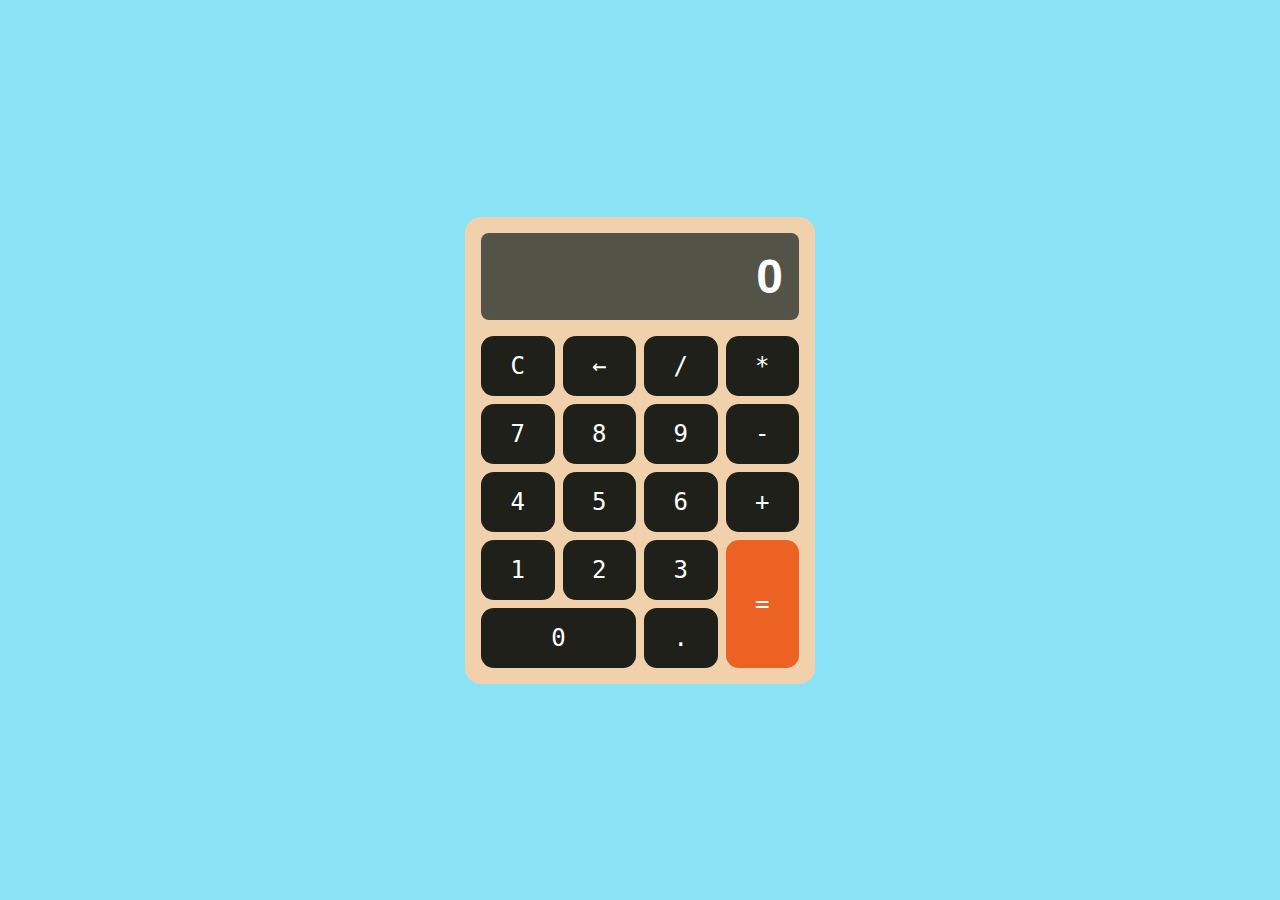
<file: ProyectosJS/Calculadorajs/index.html>
<!DOCTYPE html>
<html lang="es">
<head>
    <meta charset="UTF-8">
    <meta name="viewport" content="width=device-width, initial-scale=1.0">
    <title>Calculadora</title>
    <link rel="stylesheet" href="./css/style.css">
</head>
<body>
    <div class="calculadora">
        <div class="pantalla">0</div>
            <button id="limpiar" class="boton">C</button>
            <button id="borrar" class="boton">←</button>
            <button class="boton">/</button>
            <button class="boton">*</button>
            <button class="boton">7</button>
            <button class="boton">8</button>
            <button class="boton">9</button>
            <button class="boton">-</button>
            <button class="boton">4</button>
            <button class="boton">5</button>
            <button class="boton">6</button>
            <button class="boton">+</button>
            <button class="boton">1</button>
            <button class="boton">2</button>
            <button class="boton">3</button>
            <button id="igual" class="boton">=</button>
            <button id="cero" class="boton">0</button>
            <button class="boton">.</button>
    </div>
    <script src="./script.js"></script>
</body>
</html>
</file>
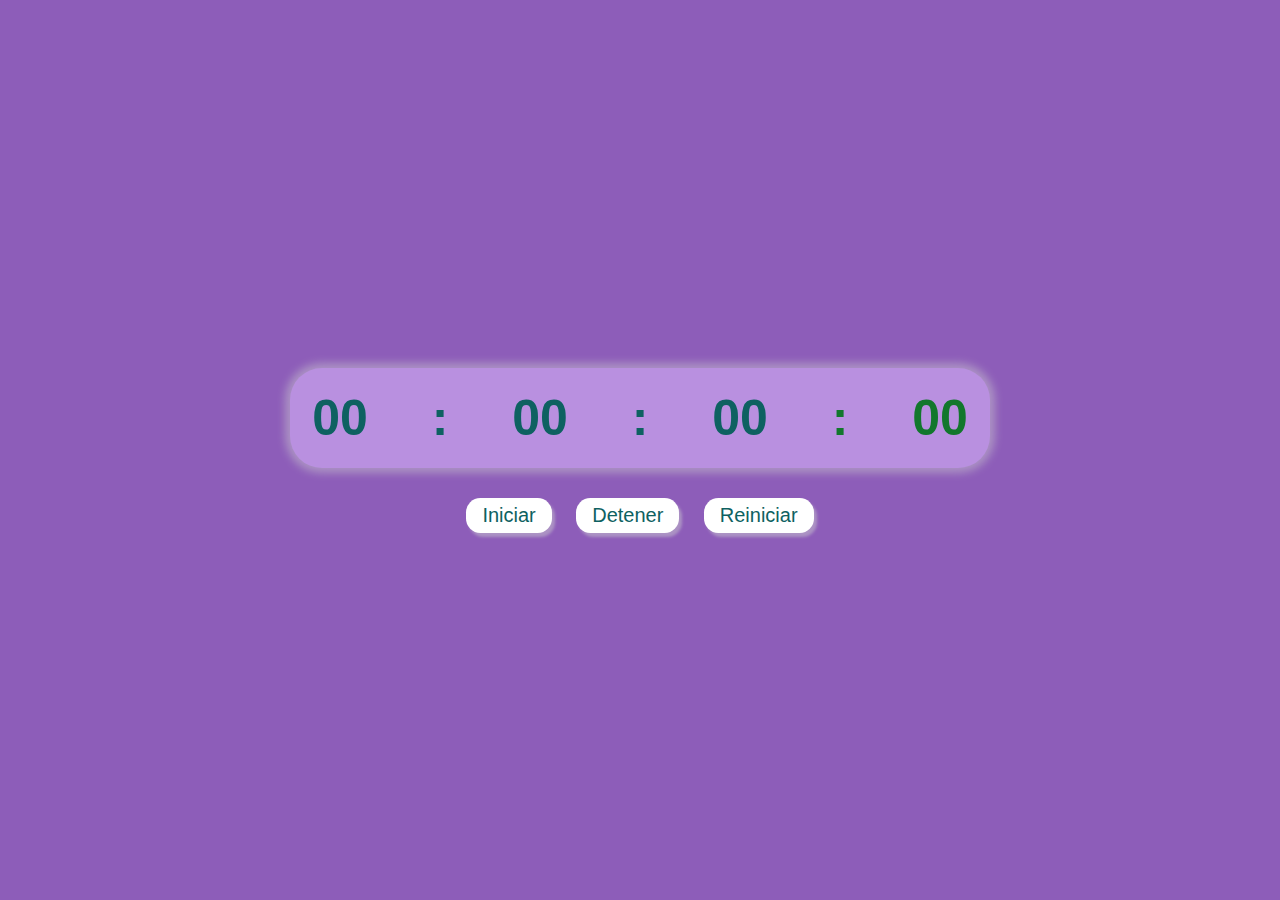
<file: ProyectosJS/Cronometro/index.html>
<!DOCTYPE html>
<html lang="es">
<head>
    <meta charset="UTF-8">
    <meta name="viewport" content="width=device-width, initial-scale=1.0">
    <title>Cronometro</title>
    <link rel="stylesheet" href="./css/style.css">
</head>
<body>
    <div class="cronometro">
        <div class="pantalla">
            <span class="hora">00</span>
            <span class="separador">:</span>
            <span class="minuto">00</span>
            <span class="separador">:</span>
            <span class="segundo">00</span>
            <span class="separador-mili">:</span>
            <span class="milisegundo">00</span>
        </div>

        <div class="botones">
            <button class="iniciar">Iniciar</button>
            <button class="detener">Detener</button>
            <button class="reiniciar">Reiniciar</button>
        </div>
    </div>

    <script src="./script.js"> </script>
</body>
</html>
</file>
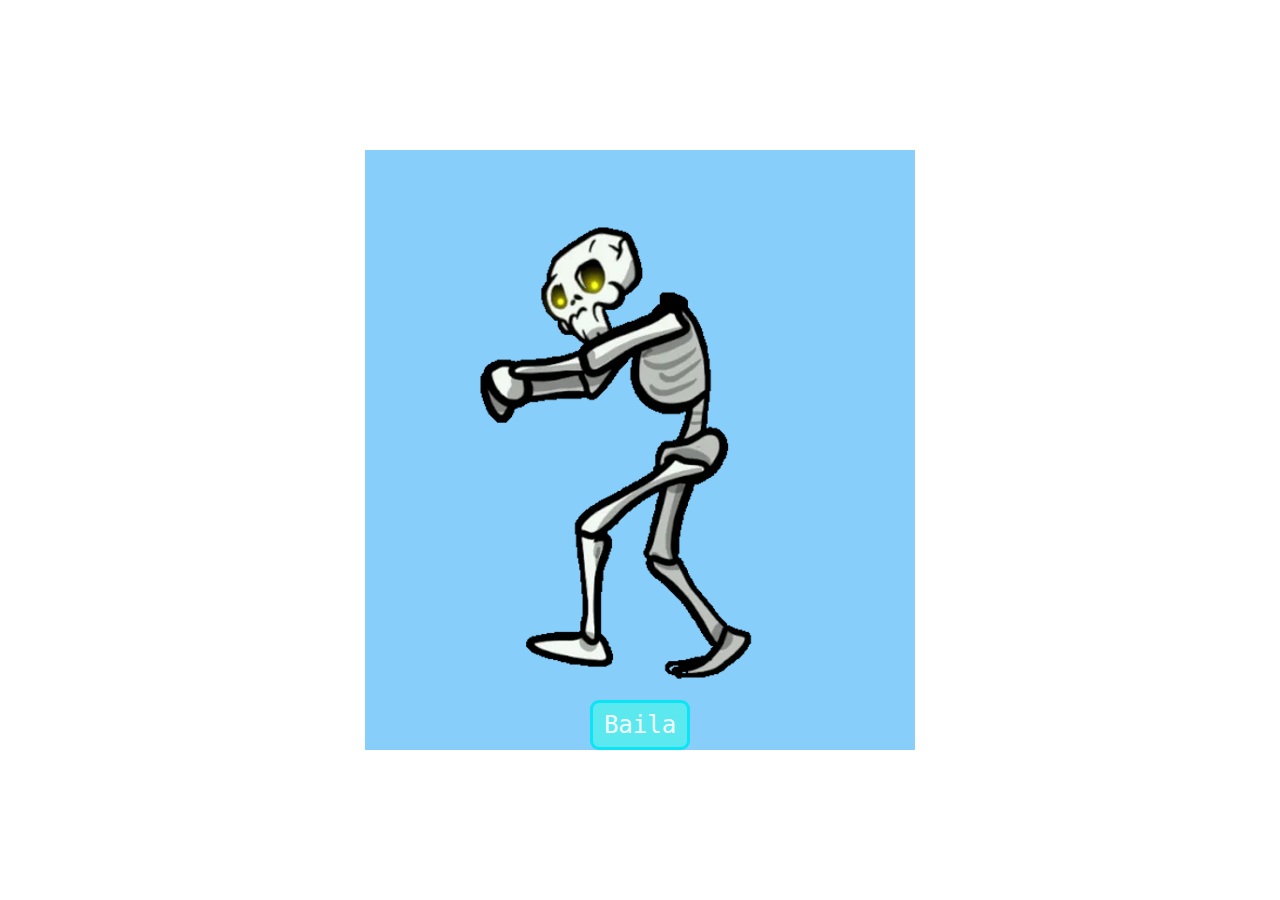
<file: ProyectosJS/Esqueleto/index.html>
<!DOCTYPE html>
<html lang="es">
<head>
    <meta charset="UTF-8">
    <meta name="viewport" content="width=device-width, initial-scale=1.0">
    <title>Esqueleto</title>
    <link rel="stylesheet" href="./css/style.css">
</head>
<body>
    <div class="baile">
        <div class="esqueletoOff" id="esqueletoquieto">
            <div class="esqueletoOnOff" onclick="bailar()">Baila</div>
        </div>
    </div>
    <script src="./script.js"></script>  
</body>
</html>
</file>
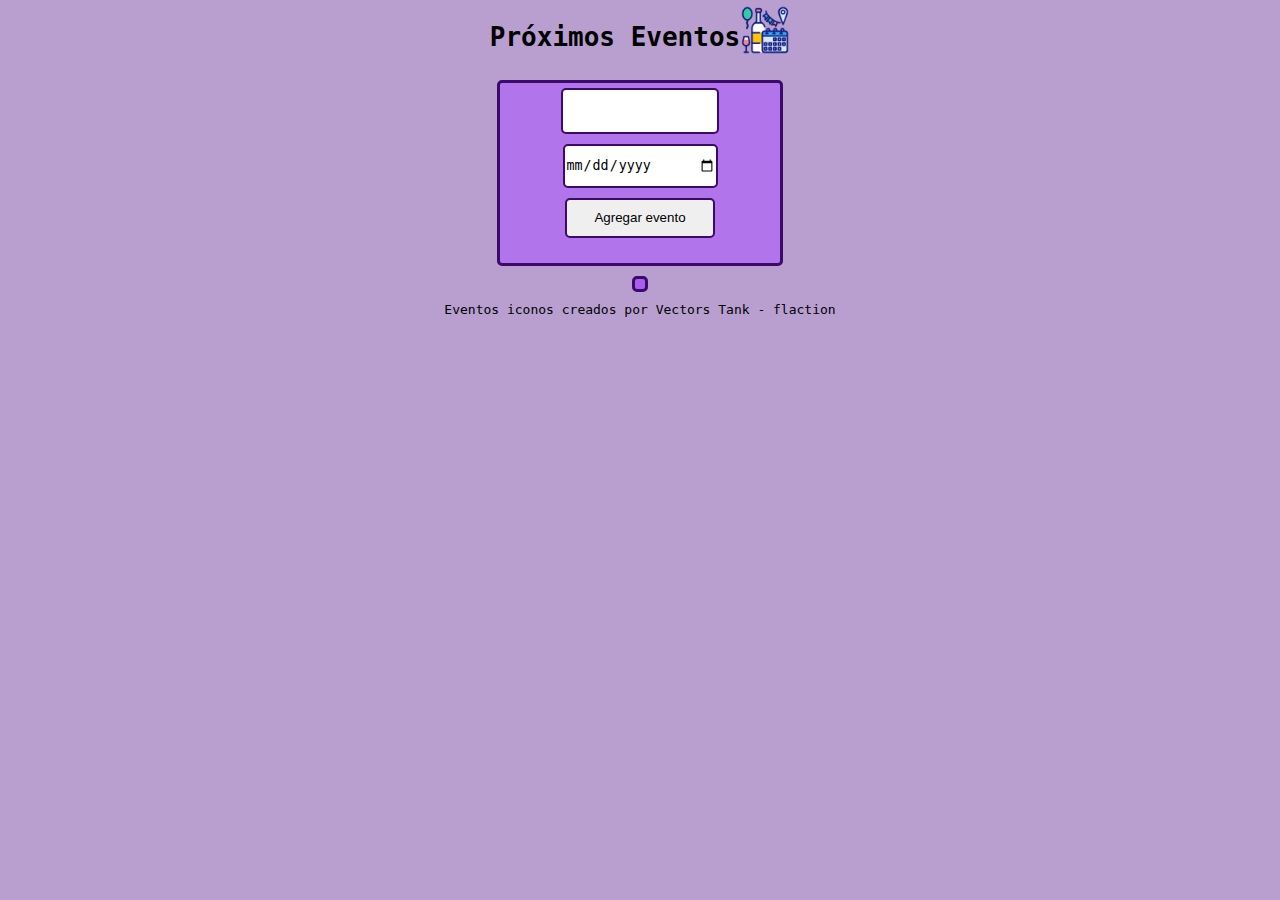
<file: ProyectosJS/eventos/index.html>
<!DOCTYPE html>
<html lang="es">
<head>
    <meta charset="UTF-8">
    <meta name="viewport" content="width=device-width, initial-scale=1.0">
    <link rel="stylesheet" href="./css/style.css">
    <a href="https://www.flaticon.es/iconos-gratis/eventos" title="eventos iconos"></a>
    <title>Eventos</title>
</head>
<body>
    <div class="eventos">
        <div class="encabezado">
            <h1> Próximos Eventos </h1>
            <img src="./img/eventos.png" alt="" height="50px" width="50px">
        </div>
        
        <div class="formulario">
            <form>
                <input type="text" id="nombreEvento">
                <br>
                <input type="date" id="fechaEvento">
                <br>
                <input type="submit" id="agregar" value="Agregar evento">
            </form>
        </div>
        <div class="listaEventos2" id="listaEventos"> </div>
        <div class="footer"> Eventos iconos creados por Vectors Tank - flaction</div>
    </div>
<script src="./script.js"></script>
</body>
</html>
</file>
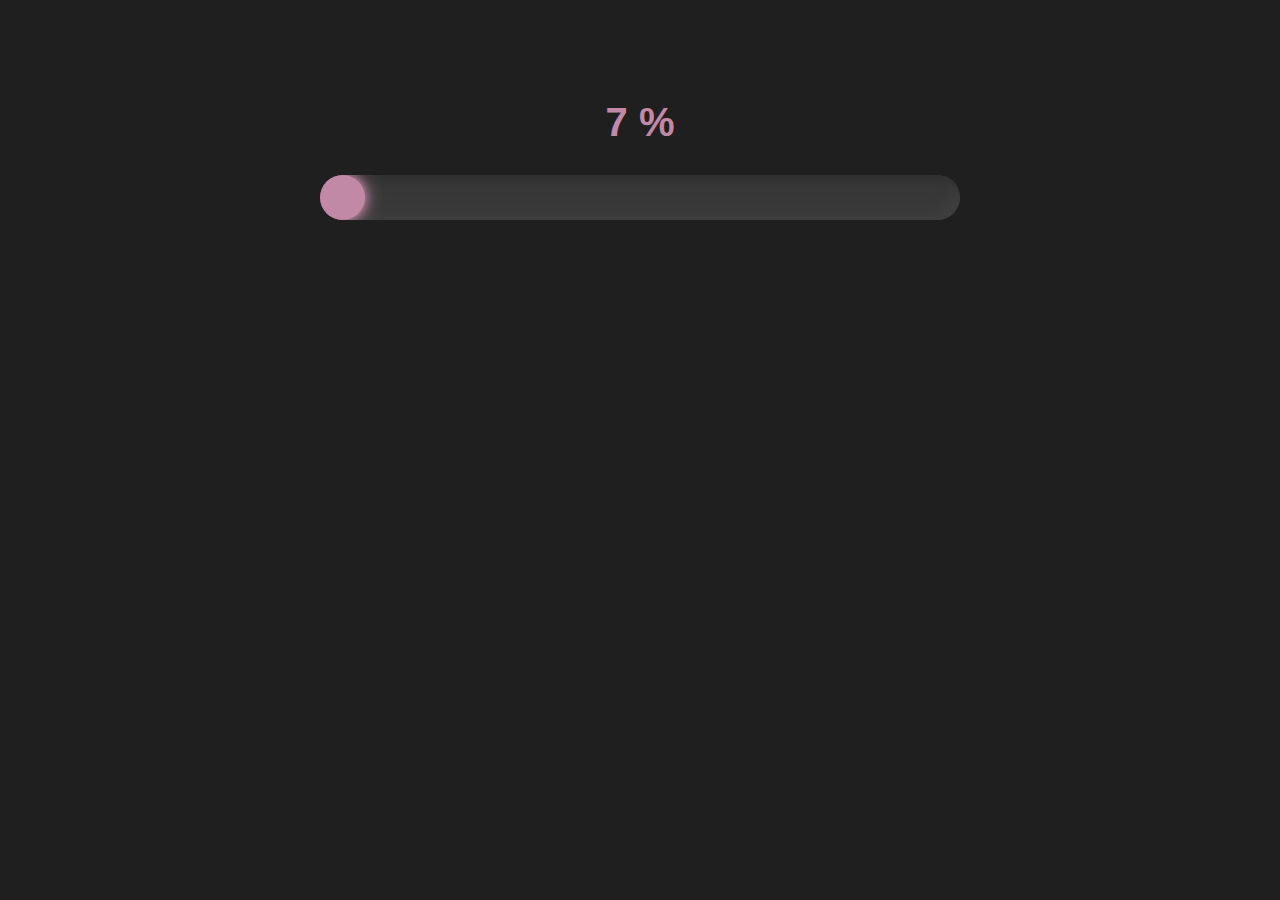
<file: ProyectosJS/Progreso/index.html>
<!DOCTYPE html>
<html lang="es">
<head>
    <meta charset="UTF-8">
    <meta name="viewport" content="width=device-width, initial-scale=1.0">
    <link rel="stylesheet" href="./assets/css/style.css">
    <title>Progreso</title>
</head>
<body>
    <div class="porcentaje">0</div>
    <div class="barra_progreso">
        <span class="progreso"></span>
    </div>
    <script src="./assets/js/script.js"></script>
</body>
</html>
</file>
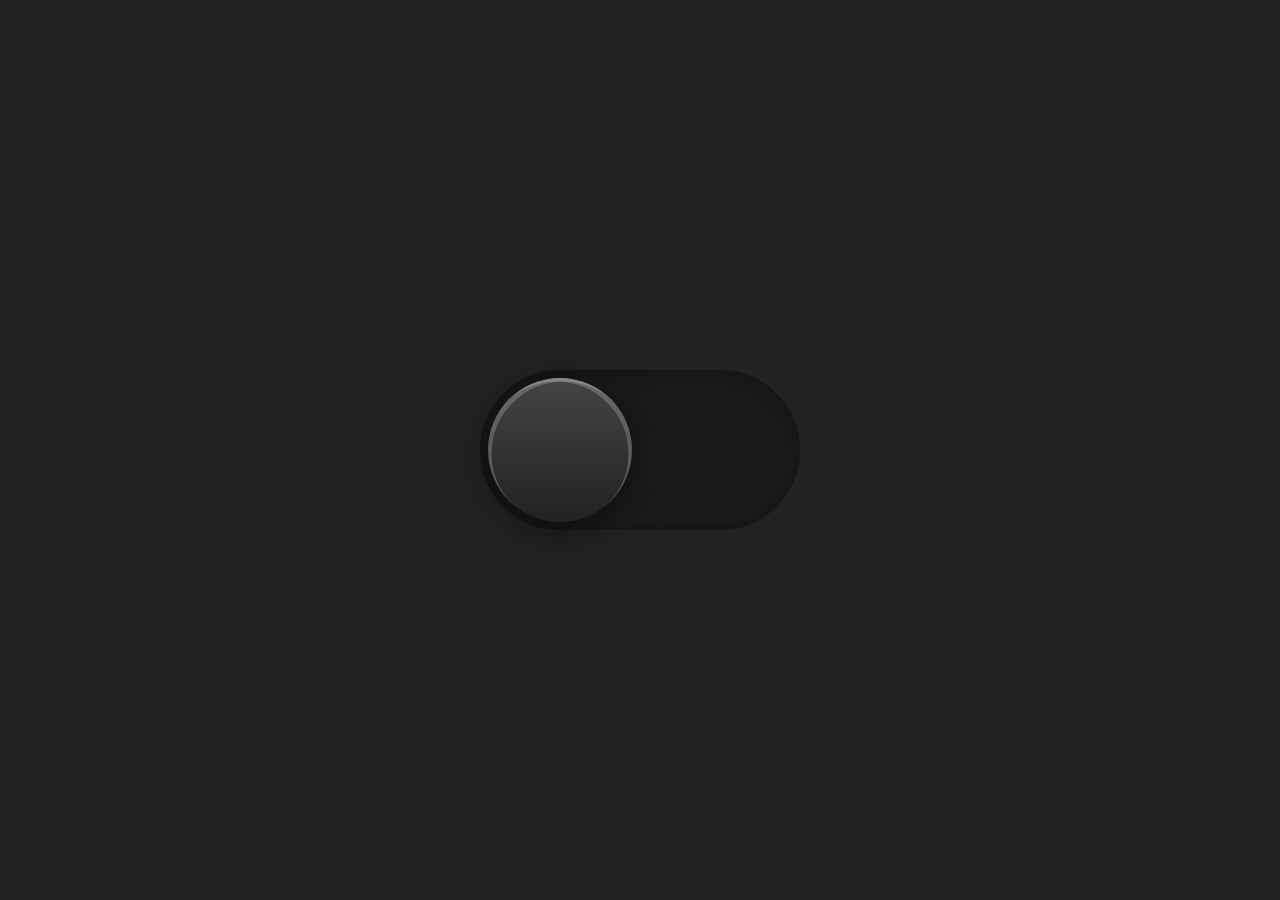
<file: ProyectosJS/Proyecto_Toggle/index.html>
<!DOCTYPE html>
<html lang="es">
<head>
    <meta charset="UTF-8">
    <meta name="viewport" content="width=device-width, initial-scale=1.0">
    <link rel="stylesheet" href="./assets/css/style.css">
    <title>Toggle</title>
</head>
<body>
    <div id="toggle">
        <i class="circulo"></i>
    </div>
    <script src="./assets/js/script.js"></script>
</body>
</html>
</file>
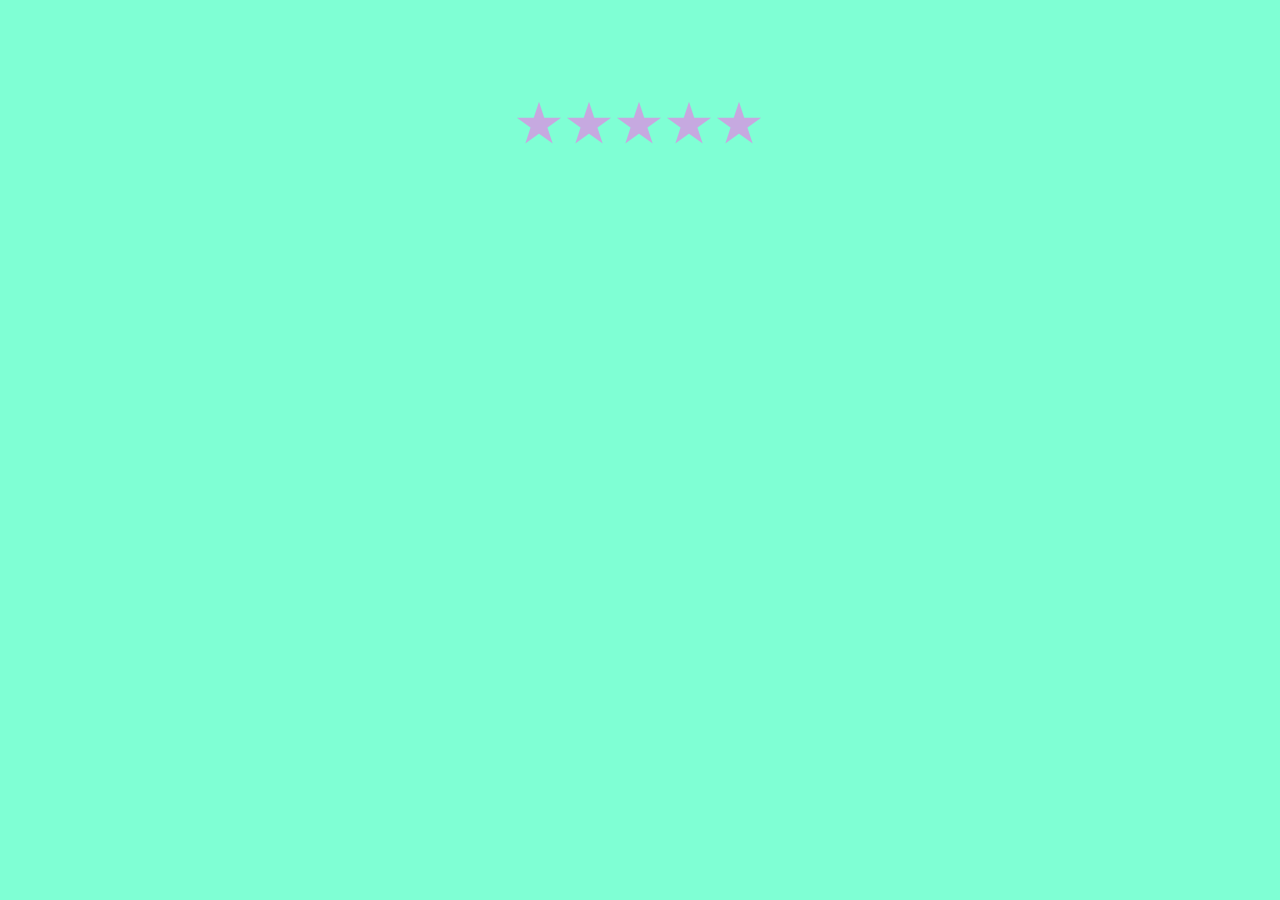
<file: ProyectosJS/Puntua/index.html>
<!DOCTYPE html>
<html lang="es">
<head>
    <meta charset="UTF-8">
    <meta name="viewport" content="width=device-width, initial-scale=1.0">
    <title>Puntua</title>
    <link rel="stylesheet" href="./css/style.css">
</head>
<body>
    <div class="contenedor">
        <div class="puntaje"></div>
    </div>  
    <script src="./script.js"></script>  
</body>
</html>
</file>
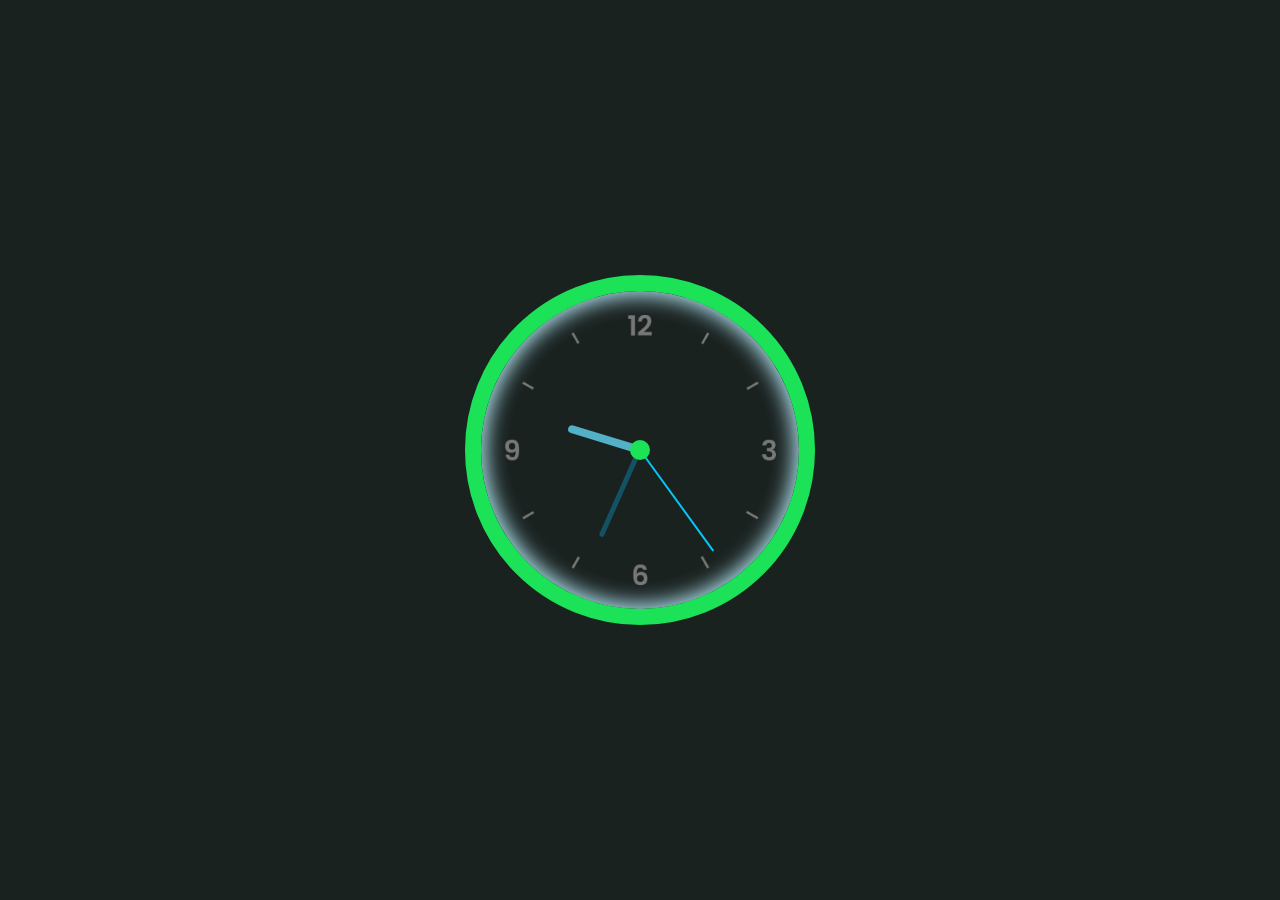
<file: ProyectosJS/relojanalogo/index.html>
<!DOCTYPE html>
<html lang="es">
<head>
    <meta charset="UTF-8">
    <meta name="viewport" content="width=device-width, initial-scale=1.0">
    <link rel="stylesheet" href="./css/style.css">
    <title>Reloj Análogo</title>
</head>
<body>
    <div class="reloj">
        <div class="horas"></div>
        <div class="minutos"></div>
        <div class="segundos"></div>
    </div>
    <script src="./script.js"></script>
</body>
</html>
</file>
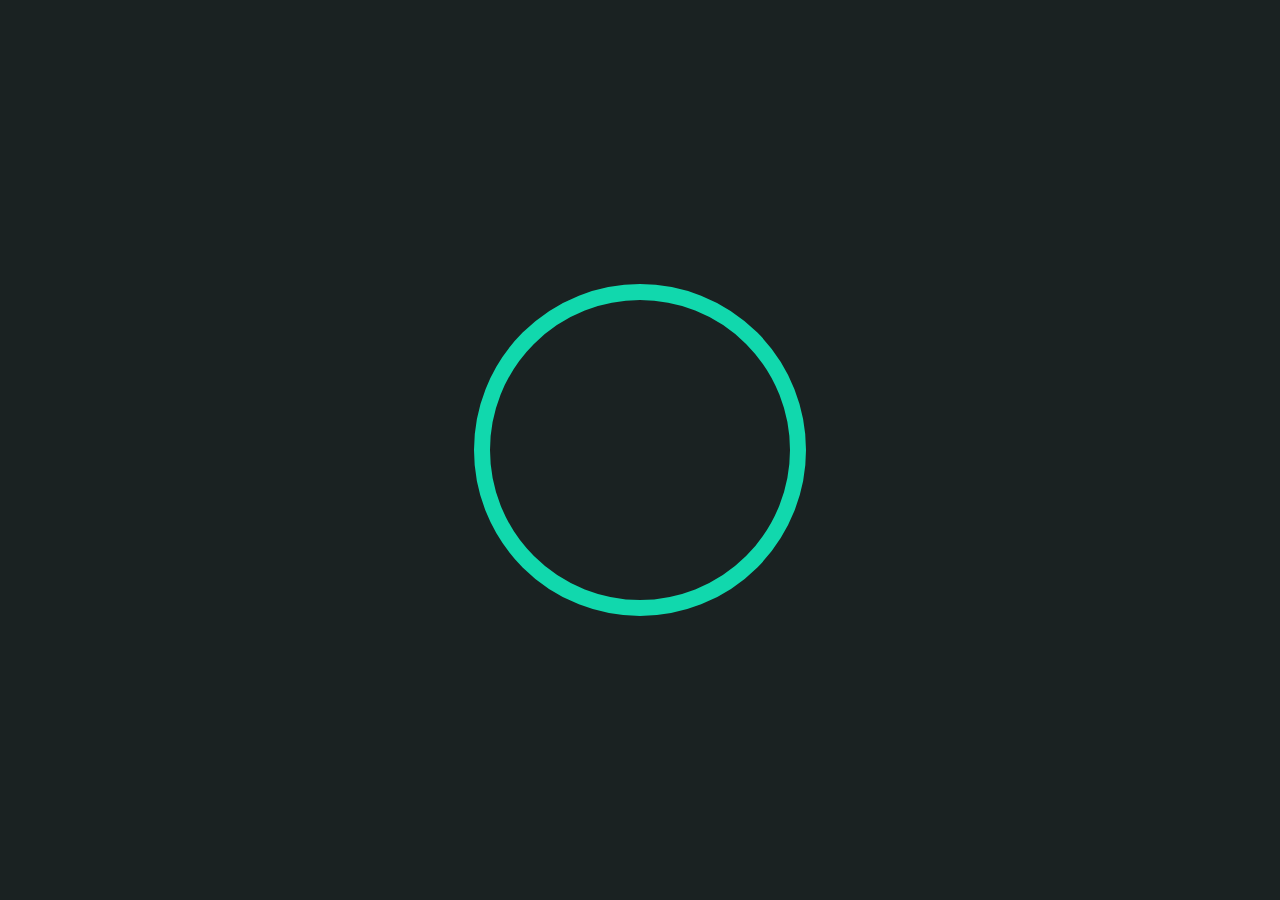
<file: ProyectosJS/relojjs/index.html>
<!DOCTYPE html>
<html lang="es">
<head>
    <meta charset="UTF-8">
    <meta name="viewport" content="width=device-width, initial-scale=1.0">
    <title>Reloj Digital</title>
    <link rel="stylesheet" href="./css/style.css">
</head>
<body>
    <div class="reloj"></div>
    <script src="./scripts.js"></script>
</body>
</html>
</file>
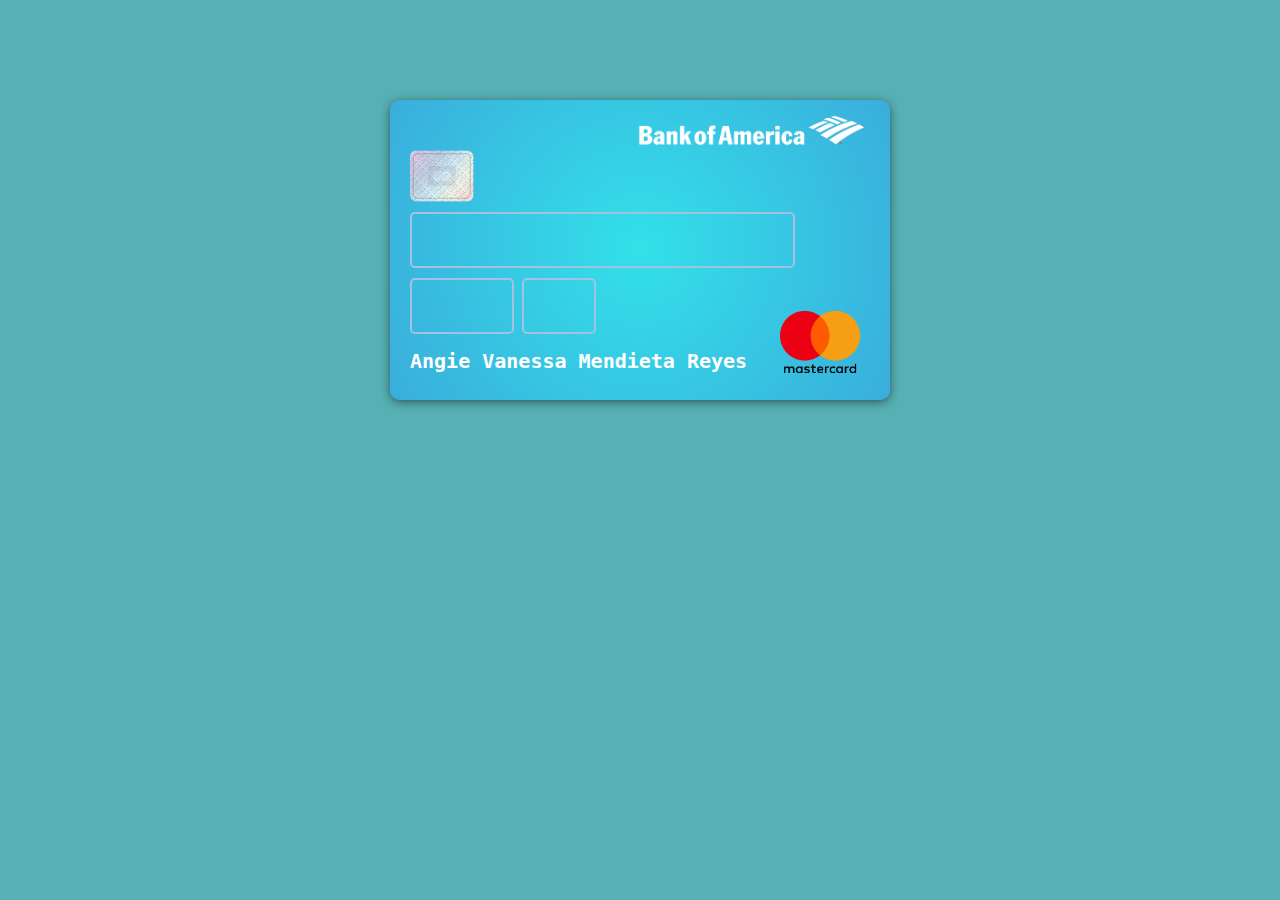
<file: ProyectosJS/tarjeta/index.html>
<!DOCTYPE html>
<html lang="es">
<head>
    <meta charset="UTF-8">
    <meta name="viewport" content="width=device-width, initial-scale=1.0">
    <link rel="stylesheet" href="./css/style.css">
    <title>Tarjeta</title>
</head>
<body>
    <div class="marco">
        <div class="tarjeta">
            <div class="imagen" id="imagen">
                <div class="chip" id="chip"></div>
                <div class="logobanco" id="logoBanco"> </div>
            </div>

            <input type="text" id="inputTarjeta" />
            <input type="text" id="inputFecha" />
            <input type="text" id="inputCVV" />
            <div class="propietario">Angie Vanessa Mendieta Reyes</div>

            <div class="imagen2" id="imagen2">
                <div class="masterLogo" id="masterLogo"></div>
            </div>
        </div>

    </div>
    <script src="./script.js"></script>
</body>
</html>
</file>
<file: ProyectosJS/Calculadorajs/css/style.css>
*{
    margin: 0%;
    padding: 0%;
    box-sizing: border-box;
    font-family: sans-serif;
}

body{
    min-height: 100vh;
    background-color: rgb(139, 227, 247);
    display: flex;
    justify-content: center;
    align-items: center;
}

.calculadora {
    background-color: rgb(240, 209, 172); 
    color:  white;
    display: grid;
    grid-template-columns: repeat(4, 1fr);
    width: 350px;
    padding: 1rem;
    border-radius: 1rem;
    gap: 0.5rem;
}

.pantalla {
    grid-column: 1/5;
    background-color: rgb(83, 83, 72);
    padding: 1rem;
    font-size: 3rem;
    text-align: right;
    border-radius: 0.5rem;
    font-weight: 600;
    margin-bottom: 0.5rem;
}
.boton {
    background-color: rgb(32, 32, 26);
    color: white;
    border: 0;
    padding: 1rem;
    font-size: 1.5rem;
    font-family: monospace;
    display: flex;
    justify-content: center;
    align-items: center;
    border-radius: 0.8rem;
    cursor: pointer;
}
.boton:hover {
    background-color: rgb(83, 83, 72);
}

#cero {
    grid-column: span 2;
}

#igual {
    grid-row: span 2;
    background-color: rgb(236, 98, 34);
}

#igual:hover {
    background-color: rgb(232, 127, 83);
}
</file>
<file: ProyectosJS/Cronometro/css/style.css>
*{
    margin: 0;
    padding: 0;
    box-sizing: border-box;
    font-family: Verdana, Geneva, Tahoma, sans-serif;
}

body {
    min-height: 100vh;
    min-width: 100vh;
    display: flex;
    align-items: center;
    justify-content: center;
    background: rgb(141, 93, 185);
}

.pantalla {
    user-select: none;
}

.cronometro .pantalla {
    height: 100px;
    background: rgb(185, 144, 224);
    display: flex;
    align-items: center;
    justify-content: center;
    border-radius: 2rem;
    box-shadow: 0px 0px 8px 5px rgb(172, 147, 196);
    border: none;
}


.cronometro .pantalla span {
    width: 100px;
    text-align: center;
    font-size: 50px;
    font-weight: 550;
    color: rgb(14, 97, 97);
}

.pantalla span.separador {
    width: 100px;
}

.pantalla span.separador-mili,
.pantalla span.milisegundo {
    color: rgb(18, 119, 44);
}

.cronometro .botones {
    text-align: center;
    margin-top: 30px;
}

.botones button {
    padding: 6px 16px;
    outline: none;
    border: none;
    margin: 0px 10px;
    color: rgb(14, 97, 97);
    background: white;
    font-size: 20px;
    font-weight: 500;
    border-radius: 0.9rem;
    cursor: pointer;
    box-shadow: 3px 4px 3px 0px rgb(172, 147, 196);
}

.botones button.on {
   pointer-events: none;
   opacity: 0.7;
}
</file>
<file: ProyectosJS/Esqueleto/css/style.css>
*{
    margin: 0;
    padding: 0;
    box-sizing: border-box;
}

body{
    align-items: center;
    justify-content: center;
    display: flex;
    min-height: 100vh;
}

.esqueletoOff{
    width: 550px;
    height: 600px;
    background-color: lightskyblue;
    display: flex;
    align-items: end;
    justify-content: center;
    background-image: url(../img/movpng.png);
}



.esqueletoOnOff{
    width: 100px;
    height: 50px;
    background-color: rgb(92, 232, 239);
    border-radius: 1vh;
    border: 0.2rem solid rgb(10, 228, 244);
    position: fixed;
    color: azure;
    align-items: center;
    justify-content: center;
    display: flex;
    font-family: monospace;
    font-size: 1.5rem;
}

.esqueletoOff.on{
  background-image: url(../img/movgif.gif);
}
</file>
<file: ProyectosJS/eventos/css/style.css>
body {
    margin: 0;
    padding: 0;
    background-color: rgb(184, 159, 208);
    display: flex;
    justify-content: center;
    font-family: monospace;
}

.eventos {
    margin: 5px;
    display: flex;
    flex-direction: column;
    text-align: center;
    align-items: center;
}

.formulario {
    margin: 5px;
    display: flex;
    flex-direction: column;
    text-align: center;
    margin-top: 10px;
    background-color: rgb(177, 116, 235);
    width: 280px;
    height: 180px;
    border-radius: 9px;
    border-style: solid;
    border-color: rgb(60, 10, 107);
    border-radius: 5px;

}

#nombreEvento, #fechaEvento, #agregar {
    margin: 5px 5px 5px;
    width: 150px;
    height: 40px;
    border-radius: 8px;
    border-style: solid;
    border-color: rgb(60, 10, 107);
    border-radius: 5px;
}

.listaEventos2 {
    display: flex;
    justify-content: center;
    flex-direction: column;
    padding: 5px 5px 5px;
    max-width: auto;
    max-height: auto;
    margin: 5px;
    background-color: rgb(170, 94, 237);
    border-style: solid;
    border-color: rgb(60, 10, 107);
    border-radius: 5px;
}

.evento {
    margin: 5px 5px 5px;
    background-color: rgb(228, 210, 243);
    width: 500px;
    height: 90px;
    font-family: monospace;
    border-radius: 5px;
    border-style: solid;
    border-color: rgb(60, 10, 107);
    border-radius: 5px;
    display: flex;
    justify-content: space-around;
    align-items: center;
    font-family: monospace;
    font-size: 19px;
}

.evento button {
    justify-content: space-around;
    font-family: monospace;
    font-size: 19px;
    margin-top: 5px;
    background-color: rgb(118, 38, 188);
    border-style: solid;
    border-color: rgb(60, 10, 107);
    border-radius: 5px;
}

.evento button:hover {
    background-color: rgb(226, 43, 211);
    cursor: pointer;
}

.dias{
    margin-bottom: 22px;
}
.diasFaltantes {
    color: red;
    font-size: 26px;
    font-weight: bold;

}

.footer {
    margin-top: 5px;

}

.encabezado {
    display: flex;
    justify-content: space-around;
}
</file>
<file: ProyectosJS/Progreso/assets/css/style.css>
* {
    margin: 0;
    padding: 0;
    box-sizing: border-box;
}

body {
    background-color: rgb(32, 31, 31);
}

.barra_progreso {
    background-color: #383838;
    height: 45px;
    width: 50%;
    margin: 130px auto;
    box-shadow: inset 6px 6px 12px #303030,
                inset -6px -6px 12px #404040;
    overflow: hidden;
    border: none;
    border-radius: 20rem;
}

.progreso {
    display: block;
    height: 100%;
    width: 0;
    background-color: rgb(194, 137, 166);
    box-shadow: 0 0 10px rgb(194, 137, 166),
                0 0 20px rgb(194, 137, 166);
    border-radius: 20rem;
}

.porcentaje {
    font-size: 2.5rem;
    font-family: 'Gill Sans', 'Gill Sans MT', Calibri, 'Trebuchet MS', sans-serif;
    font-weight: bold;
    text-align: center;
    transform: translatey(100px);
    color: rgb(194, 137, 166);
}

body.celebracion {
    background-image: url(../img/celebracion.gif);
    background-size: cover;
    background-repeat: no-repeat;
}
</file>
<file: ProyectosJS/Proyecto_Toggle/assets/css/style.css>
* {
    margin: 0;
    padding: 0;
    box-sizing: border-box;
}

body {
    background-color: rgb(35, 34, 34);
    display: flex;
    justify-content: center;
    align-items: center;
    flex-direction: column;
    min-height: 100vh;
    transition: 0.5s;
    &.toggle_verde {
        background-color: rgb(196, 255, 243);
    }
}

#toggle {
    height: 160px;
    width: 320px;
    background-color: #1b1b1b;
    box-shadow: inset 0 8px 60px rgba(0, 0, 0, 0.1),
                inset 0 8px 8px rgba(0, 0, 0, 0.1),
                inset 0 -4px 4px rgba(0, 0, 0, 0.1);
    position: relative;
    border: none;
    cursor: pointer;
    transition: 0.5s;
    appearance: none;
    border-radius: 160px;
    &.toggle_verde {
        background-color: aliceblue;
        box-shadow: inset 0 8px 60px rgba(0, 0, 0, 0.1),
                    inset 0 8px 8px rgba(0, 0, 0, 0.1),
                    inset 0 -4px 4px rgba(0, 0, 0, 0.1);
        .circulo {
            left: 160px;
            background: linear-gradient(to bottom, rgb(196, 255, 243), rgb(196, 255, 243));
            box-shadow: 0 8px 40px rgb(196, 255, 243),
                    inset 4px 4px rgb(196, 255, 243),
                    inset -4px 4px rgb(196, 255, 243);
        }
    }
}

#toggletoggle_verde {
    background-color: rgb(196, 255, 243);
}

.circulo {
    position: absolute;
    top: 0;
    left: 0;
    width: 160px;
    height: 160px;
    content: "";
    background: linear-gradient(to bottom, #444, #222);
    border-radius: 50vh;
    transform: scale(0.9);
    transition: 0.5s;
    box-shadow: 0 8px 40px rgba(0, 0, 0, 0.5),
                inset 4px 4px rgba(255, 255, 255, 0.2),
                inset -4px 4px rgba(255, 255, 255, 0.2);
}
</file>
<file: ProyectosJS/Puntua/css/style.css>
body {
    background-color: aquamarine;
}

.puntaje {
    margin-top: 100px;
    display: flex;
    justify-content: center;
    align-items: center;
}

.item {
    background-color: rgb(198, 169, 224);
    width: 50px;
    height: 45px;
    cursor: pointer;
    -webkit-mask-image: url("../img/estrella___76653bf2b6c231d___.svg");
    mask-image: url("../img/estrella___76653bf2b6c231d___.svg");
}

.item.selec {
    background-color: blueviolet;
}
</file>
<file: ProyectosJS/relojanalogo/css/style.css>
*{
    margin: 0;
    padding: 0;
    box-sizing: border-box;
}

body {
    display: flex;
    justify-content: center;
    align-items: center;
    min-height: 100vh;
    background-color: rgb(26, 34, 32);
}
.reloj {
    width: 350px;
    height: 350px;
    display: flex;
    justify-content: center;
    align-items: center;
    background-image: url("../img/reloj.png");
    background-size: cover;
    border: 1rem solid rgb(27, 226, 87);
    border-radius: 50vh;
    box-shadow: inset 0px 0px 20px 5px rgb(172, 222, 235);
}

.reloj::before {
    content: '';
    position: absolute;
    width: 20px;
    height: 20px;
    background-color: rgb(27, 226, 87);
    border-radius: 50vh;
    z-index: 13;
}

.horas {
    width: 150px;
    height: 150px;
}

.minutos {
    width: 190px;
    height: 190px;
}

.segundos {
    width: 250px;
    height: 250px;
}

.horas::before{
    content: '';
    position: absolute;
    width: 8px;
    height: 70px;
    background-color: rgb(82, 176, 199);
    z-index: 10;
    border-radius: 50vh;
}

.minutos::before{
    content: '';
    position: absolute;
    width: 5px;
    height: 100px;
    background-color: rgb(19, 82, 98);
    z-index: 11;
    border-radius: 50vh;
}

.segundos::before{
    content: '';
    position: absolute;
    width: 1.8px;
    height: 130px;
    background-color: rgb(6, 198, 246);
    z-index: 12;
    border-radius: 50vh;
}

.horas, .minutos, .segundos {
    display: flex;
    justify-content: center;
    position: absolute;
    border-radius:  50vh;
}
</file>
<file: ProyectosJS/relojjs/css/style.css>
body {
    margin: 0;
    min-height: 100vh;
    display: grid;
    justify-content: center;
    align-items: center;
    background-color: rgb(26,34,34);
}

.reloj {
    border: 1rem solid rgb(17, 216, 173);
    width: 300px;
    height: 300px;
    display: flex;
    justify-content: center;
    align-items: center;
    border-radius: 50vh;
    font-family: monospace;
    font-size: 3rem;
    color: rgb(17, 216, 173);
}
</file>
<file: ProyectosJS/tarjeta/css/style.css>
* {
    margin: 0;
    padding: 0;
    box-sizing: content-box;
}

body {
    background-color: rgba(7, 139, 143, 0.678);
    font-family: monospace;

}

#imagen {
    display: flex;
    margin-top: -20px;
    justify-content: space-between;
}

#chip {
    background-image: url(../img/chip.png);
    width: 68px;
    height: 52px;
    background-size: cover;
    margin-top: 60px;
}
#logoBanco {
    background-image: url(../img/logobanco.png);
    width: 250px;
    height: 40px;
    background-size: cover;
    margin-left: 160px;
    margin-top: 20px;
}

.tarjeta {
    display: block;
    width: 500px;
    height: 300px;
    border-radius: 10px;
    padding: 10px 20px 0 20px;
    box-sizing: border-box;
    background-color: rgba(46, 193, 226, 0.678);
    background: radial-gradient(circle,
               rgb(51, 224, 233)1%,
               rgba(44, 172, 240, 0.678)100%);
    margin: 100px auto;
    box-shadow: 0 2px 10px rgb(0, 0, 0, 0.5);
}
.tarjeta input {
    font-size: 28px;
    padding: 10px;
    border: solid 2px rgb(163, 194, 225);
    color: white;
    border-radius: 5px;
    background-color: transparent;
    margin-top: 10px;
    outline: none;
}

.tarjeta #inputTarjeta::before {
    content: "Card Number";
    position: relative;
    width: 100px;
    height: 100px;
}

.propietario {
    display: grid;
    color: white;
    font-weight: bold;
    font-size: 20px;
    padding-top: 15px
}

.tarjeta #inputFecha{
    width: 80px;
}

.tarjeta #inputCVV{
    width: 50px;
}

#imagen2 {
    display: flex;
    align-items: end;
}

#masterLogo {
    background-image: url("../img/master.png");
    width: 80px;
    height: 62px;
    background-size: cover;
    margin: -77px 0px 0px 370px;
}
</file>
